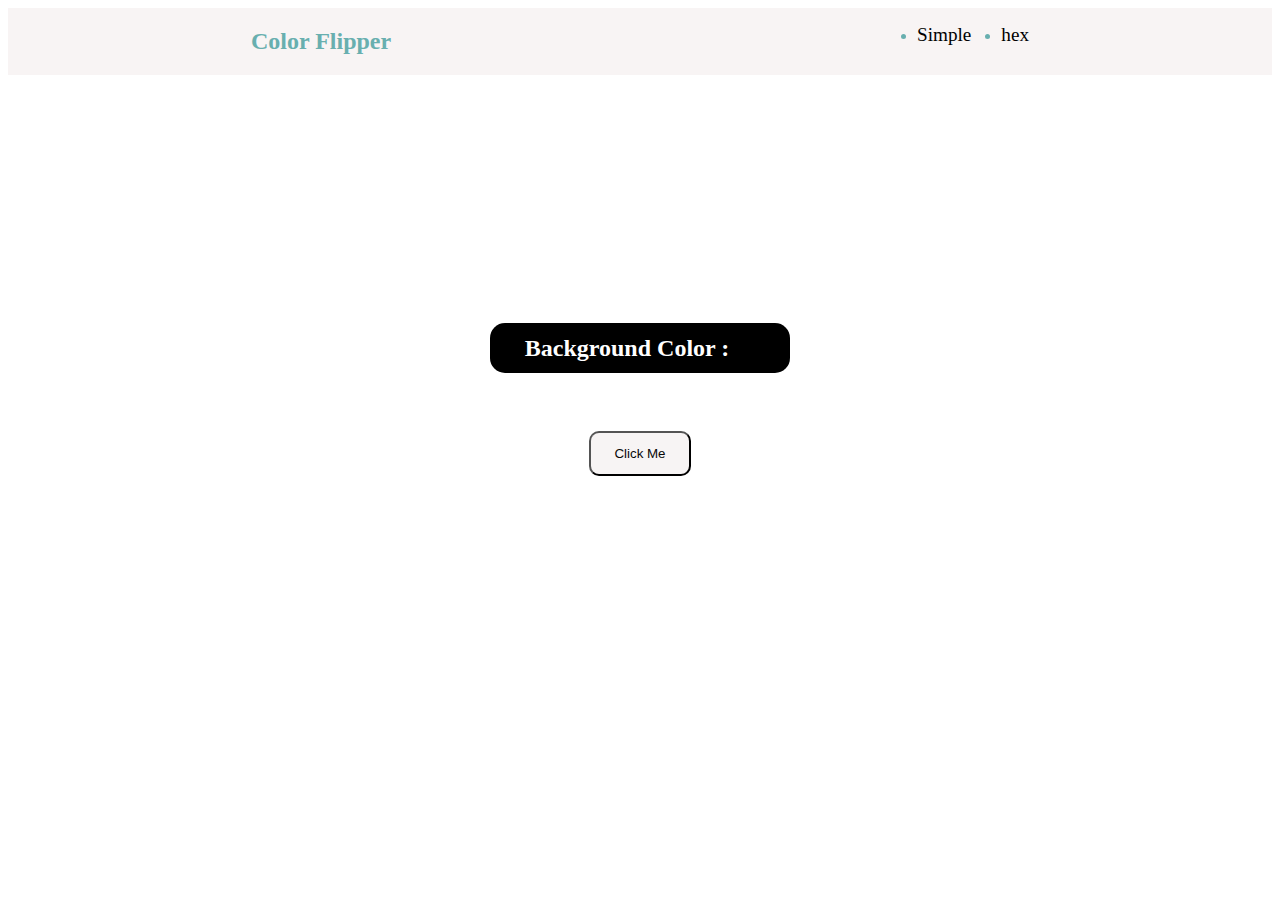
<file: 15teen project/color flipper/index.html>
<!DOCTYPE html>
<html lang="en">
<head>
    <meta charset="UTF-8">
    <meta name="viewport" content="width=device-width, initial-scale=1.0">
    <title>Document</title>
    <link rel="stylesheet" href="style.css">
</head>
<body>
    <nav>
        <div class="nav_bar">
            <h2>Color Flipper</h2>
            <ul>
                <li>
                    <a href="index.html">Simple</a>
                </li>
                <li>
                    <a href="#index.html">hex</a>
                </li>
            </ul>
        </div>
    </nav>
    <main>
        <div class="container">
            <h2>Background Color  :<span class="color"></span></h2>
            <button class="btn btn1">Click Me</button>
        </div>
    </main>
    
</body>
<script src="script.js"></script>
</html>
</file>
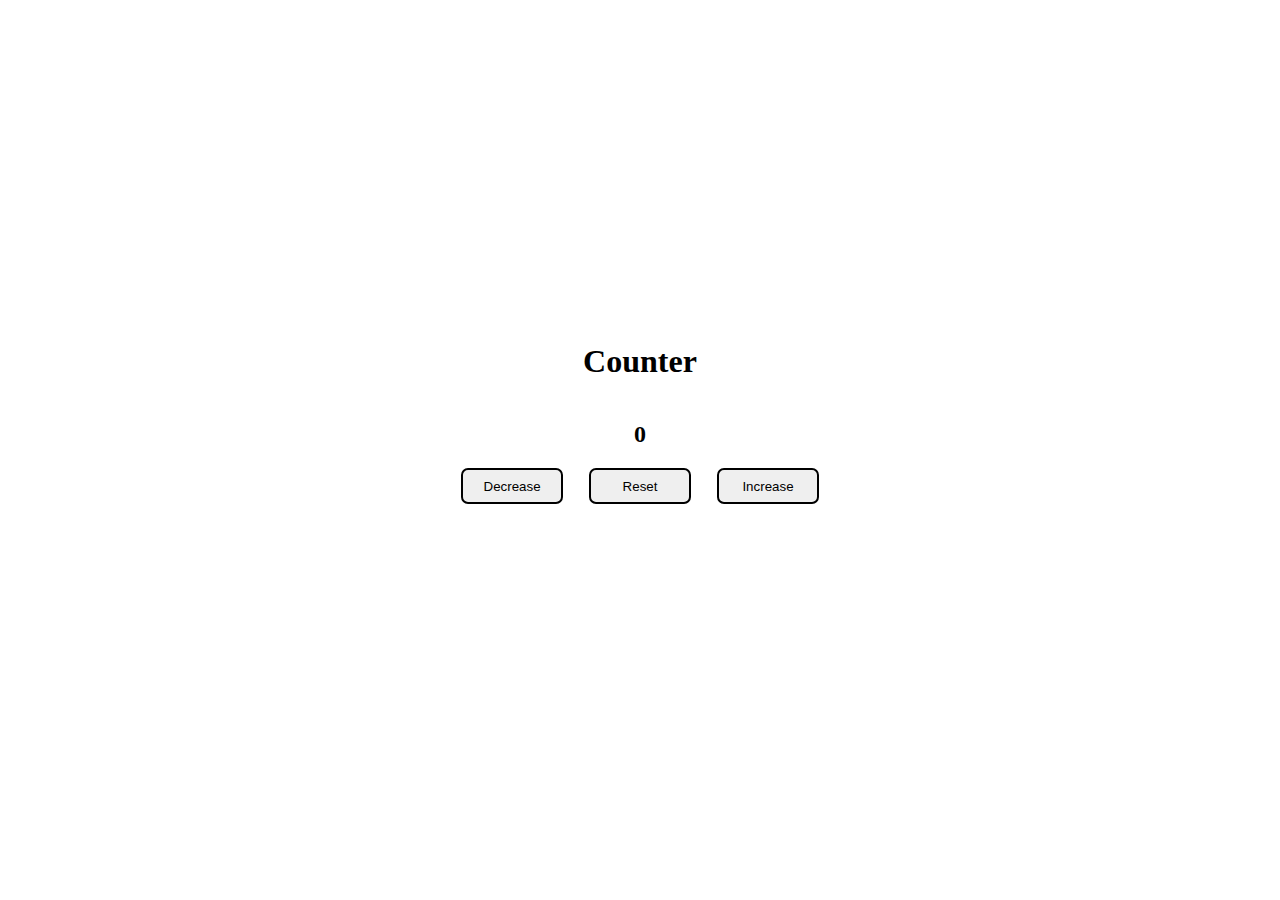
<file: 15teen project/counting numbers/index.html>
<!DOCTYPE html>
<html lang="en">
<head>
    <meta charset="UTF-8">
    <meta name="viewport" content="width=device-width, initial-scale=1.0">
    <title>Document</title>
    <link rel="stylesheet" href="style.css">
</head>
<body>
    <div class="main">
        <h1>Counter</h1>
        <h2></h2>
        <div class="buttons">
            <button>Decrease</button>
            <button>Reset</button>
            <button>Increase</button>
        </div>
    </div>
    
</body>
<script src="script.js"></script>
</html>
</file>
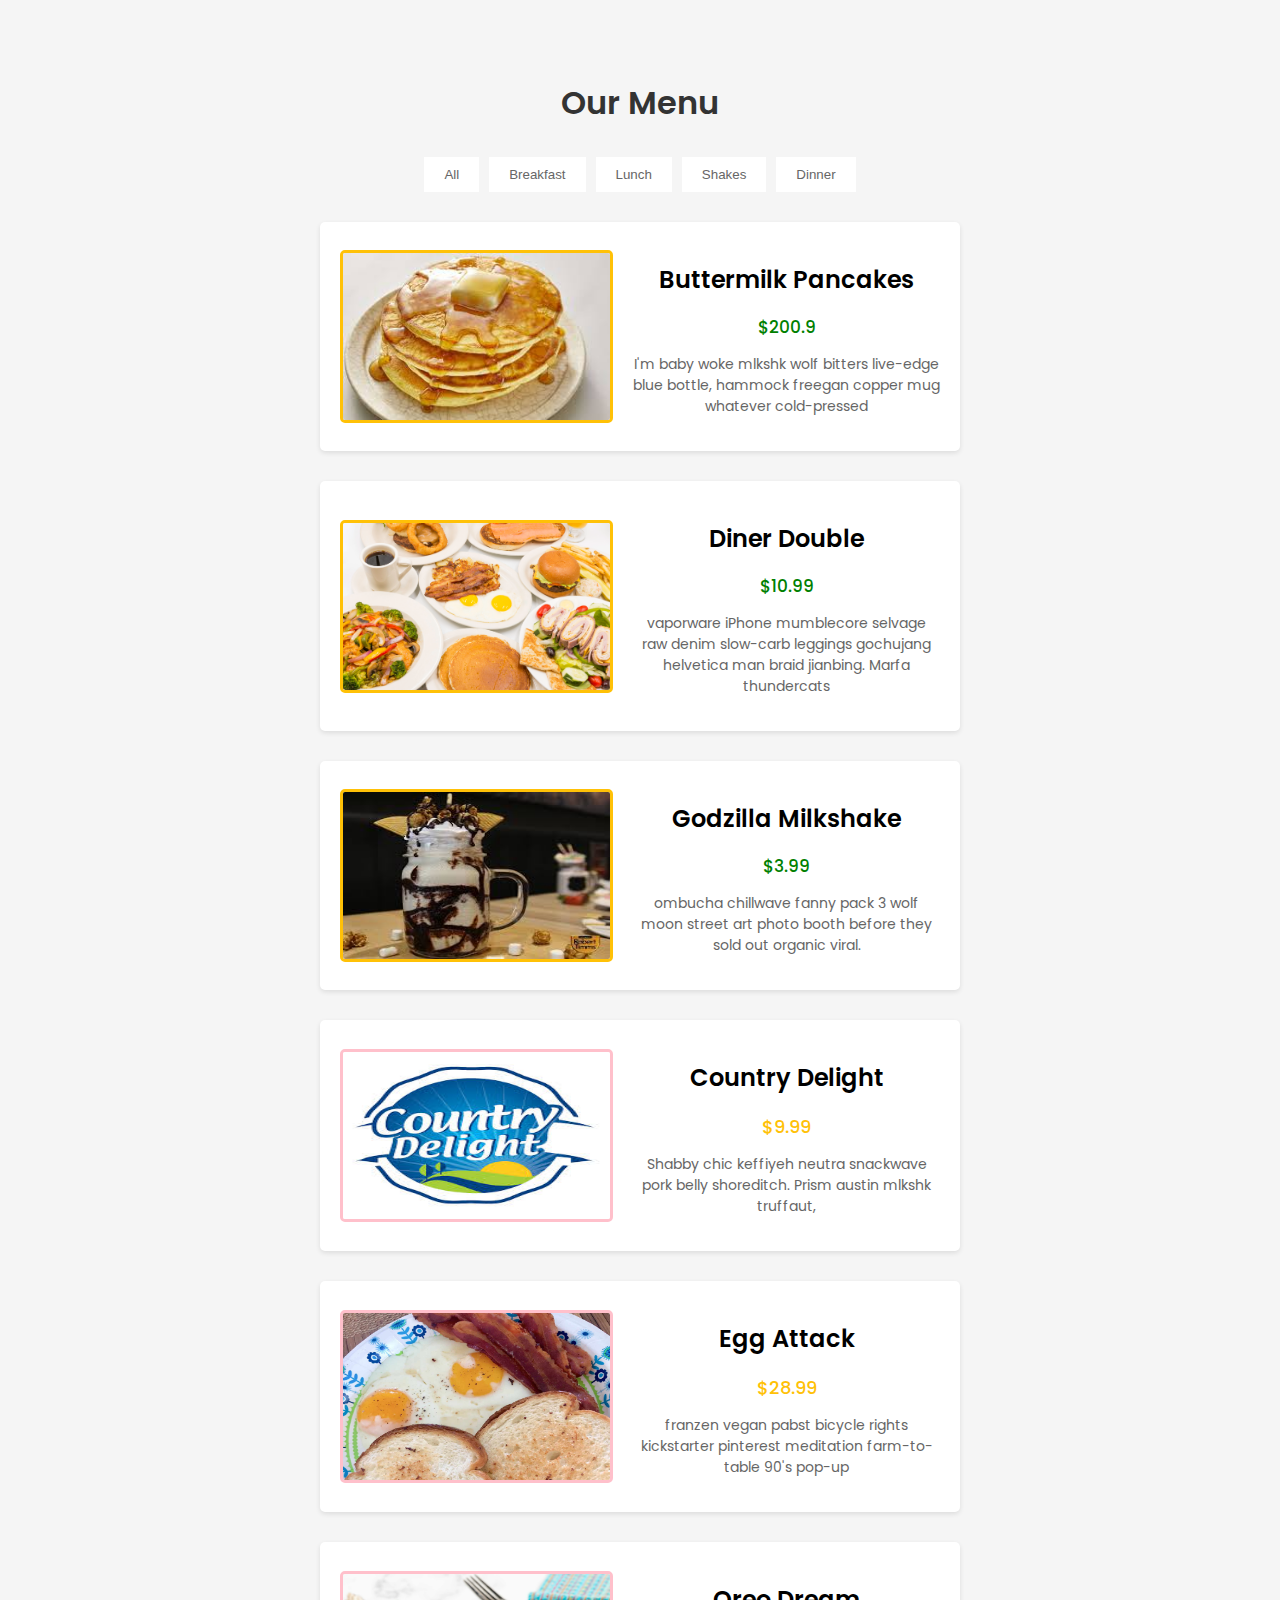
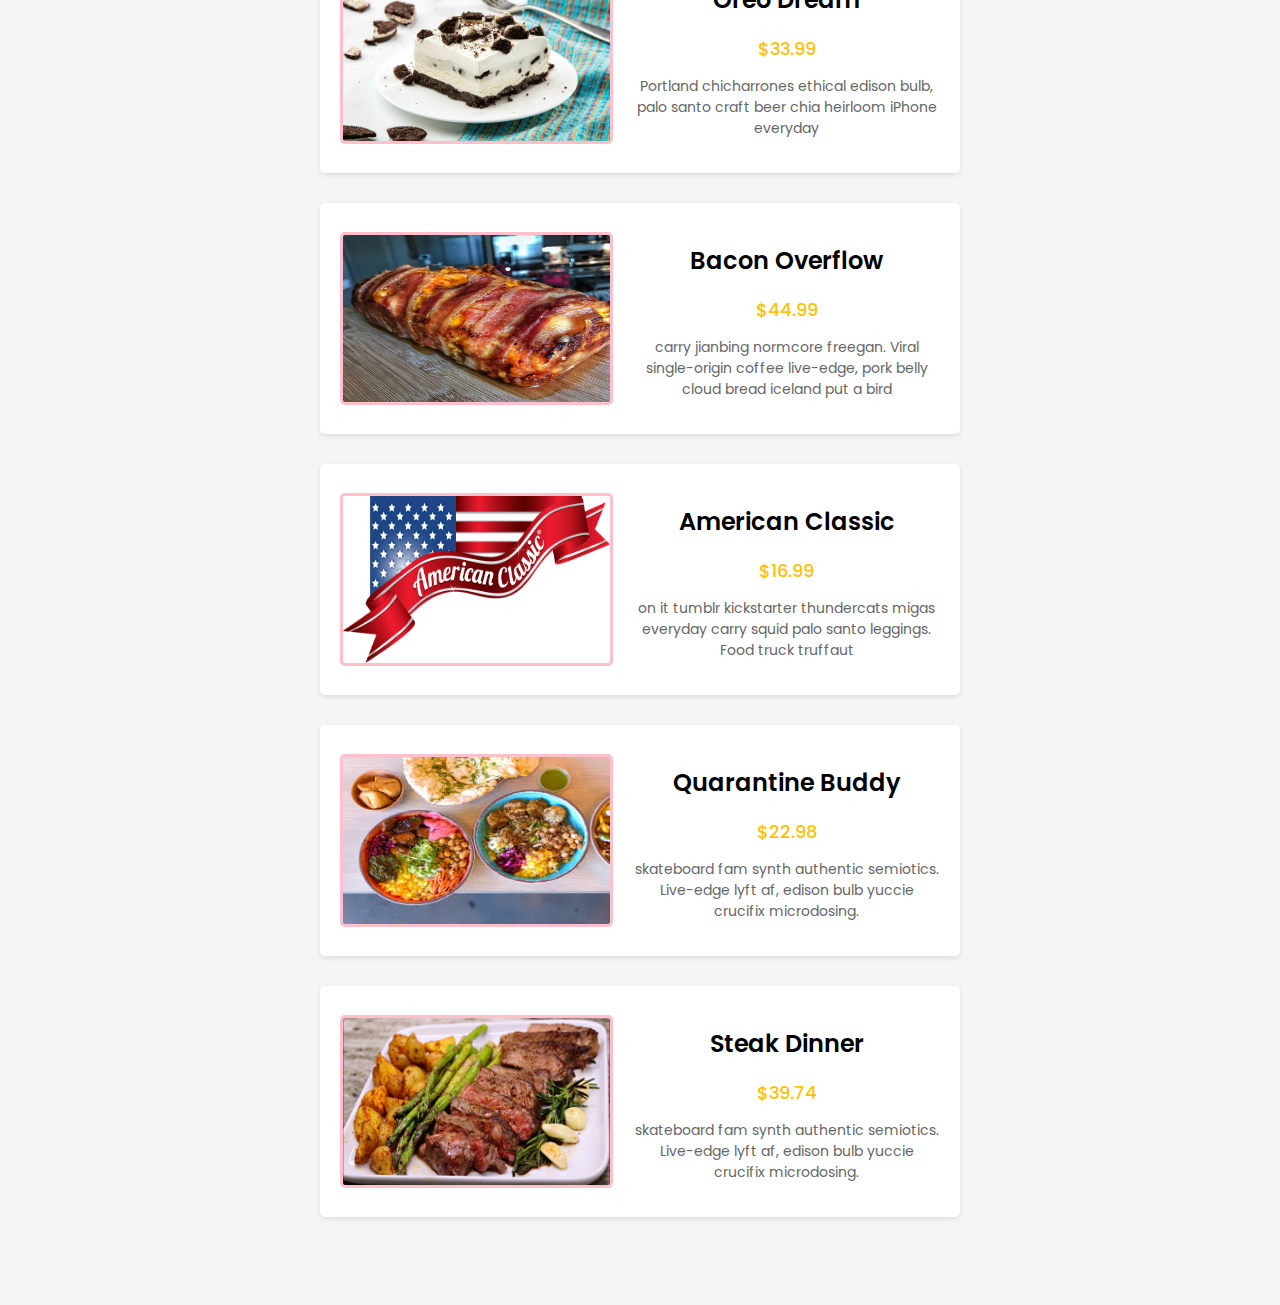
<file: 15teen project/Menu/index.html>
<!DOCTYPE html>
<html lang="en">
<head>
    <meta charset="UTF-8">
    <meta name="viewport" content="width=device-width, initial-scale=1.0">
    <title>Our Menu</title>
    <link rel="stylesheet" href="style.css">
    
</head>
<body>
    <h1>Our Menu</h1>
    <div class="menu-tabs">
        <button type="button" class="tab " id="allBtn">All</button>
        <button type="button" class="tab " id="breakfastBtn">Breakfast</button>
        <button type="button" class="tab" id="lunchBtn">Lunch</button>
        <button type="button" class="tab" id="shakesBtn">Shakes</button>
        <button type="button" class="tab" id="dinnerBtn">Dinner</button>
    </div>
    <div class="card menu-item" id="lunch">
        <img src="image/butter.jpg" alt="Buttermilk Pancakes">
        <div class="item-details">
            <h2>Buttermilk Pancakes</h2>
            <p class="price">$200.9</p>
            <p class="description">I'm baby woke mlkshk wolf bitters live-edge blue bottle, hammock freegan copper mug whatever cold-pressed</p>
        </div>
    </div>

    <div class="card menu-item" id="dinner">
        <img src="image/diner double.jpg" alt="Diner Double">
        <div class="item-details">
            <h2>Diner Double</h2>
            <p class="price">$10.99</p>
            <p class="description">vaporware iPhone mumblecore selvage raw denim slow-carb leggings gochujang helvetica man braid jianbing. Marfa thundercats</p>
        </div>
    </div>

    <div class="card menu-item" id="shakes">
        <img src="image/images.jpg" alt="Godzilla Milkshake">
        <div class="item-details">
            <h2>Godzilla Milkshake</h2>
            <p class="price">$3.99</p>
            <p class="description">ombucha chillwave fanny pack 3 wolf moon street art photo booth before they sold out organic viral.</p>
        </div>

    </div>
    <div class="card menu-card" id="breakfast">
        <img src="image/images (1).jpg" alt="Country Delight">
        <div class="card-content">
            <h2 class="dish-name">Country Delight</h2>
            <p class="dish-price">$9.99</p>
            <p class="dish-desc">Shabby chic keffiyeh neutra snackwave pork belly shoreditch. Prism austin mlkshk truffaut,</p>
        </div>
    </div>

    <div class="card menu-card" id="lunch">
        <img src="image/egg attck.jpg" alt="Egg Attack">
        <div class="card-content">
            <h2 class="dish-name">Egg Attack</h2>
            <p class="dish-price">$28.99</p>
            <p class="dish-desc">franzen vegan pabst bicycle rights kickstarter pinterest meditation farm-to-table 90's pop-up</p>
        </div>
    </div>

    <div class="card menu-card" id="shakes">
        <img src="image/Oreo__Dream_Bars_image.webp" alt="Oreo Dream">
        <div class="card-content">
            <h2 class="dish-name">Oreo Dream</h2>
            <p class="dish-price">$33.99</p>
            <p class="dish-desc">Portland chicharrones ethical edison bulb, palo santo craft beer chia heirloom iPhone everyday</p>
        </div>
    </div>
    <div class="card menu-card" id="breakfast">
        <img src="image/IMG_9116-735x735.jpg" alt="Bacon Overflow">
        <div class="card-content">
            <h2 class="dish-name">Bacon Overflow</h2>
            <p class="dish-price">$44.99</p>
            <p class="dish-desc">carry jianbing normcore freegan. Viral single-origin coffee live-edge, pork belly cloud bread iceland put a bird</p>
        </div>
    </div>
    <div class="card menu-card" id="lunch">
        <img src="image/61a94a2718895b49f057e21d_flag.png" alt="American Classic">
        <div class="card-content">
            <h2 class="dish-name">American Classic</h2>
            <p class="dish-price">$16.99</p>
            <p class="dish-desc">on it tumblr kickstarter thundercats migas everyday carry squid palo santo leggings. Food truck truffaut</p>
        </div>
    </div>
    <div class="card menu-card" id="shakes">
        <img src="image/images (2).jpg" alt="Quarantine Buddy">
        <div class="card-content">
            <h2 class="dish-name">Quarantine Buddy</h2>
            <p class="dish-price">$22.98</p>
            <p class="dish-desc">skateboard fam synth authentic semiotics. Live-edge lyft af, edison bulb yuccie crucifix microdosing.</p>
        </div>
    </div>
    <div class="card menu-card" id="dinner">
        <img src="image/maxresdefault.jpg" alt="Steak Dinner">
        <div class="card-content">
            <h2 class="dish-name">Steak Dinner</h2>
            <p class="dish-price">$39.74</p>
            <p class="dish-desc">skateboard fam synth authentic semiotics. Live-edge lyft af, edison bulb yuccie crucifix microdosing.</p>
        </div>
    </div>
    <script src="script.js"></script>
</body>
</html>
</file>
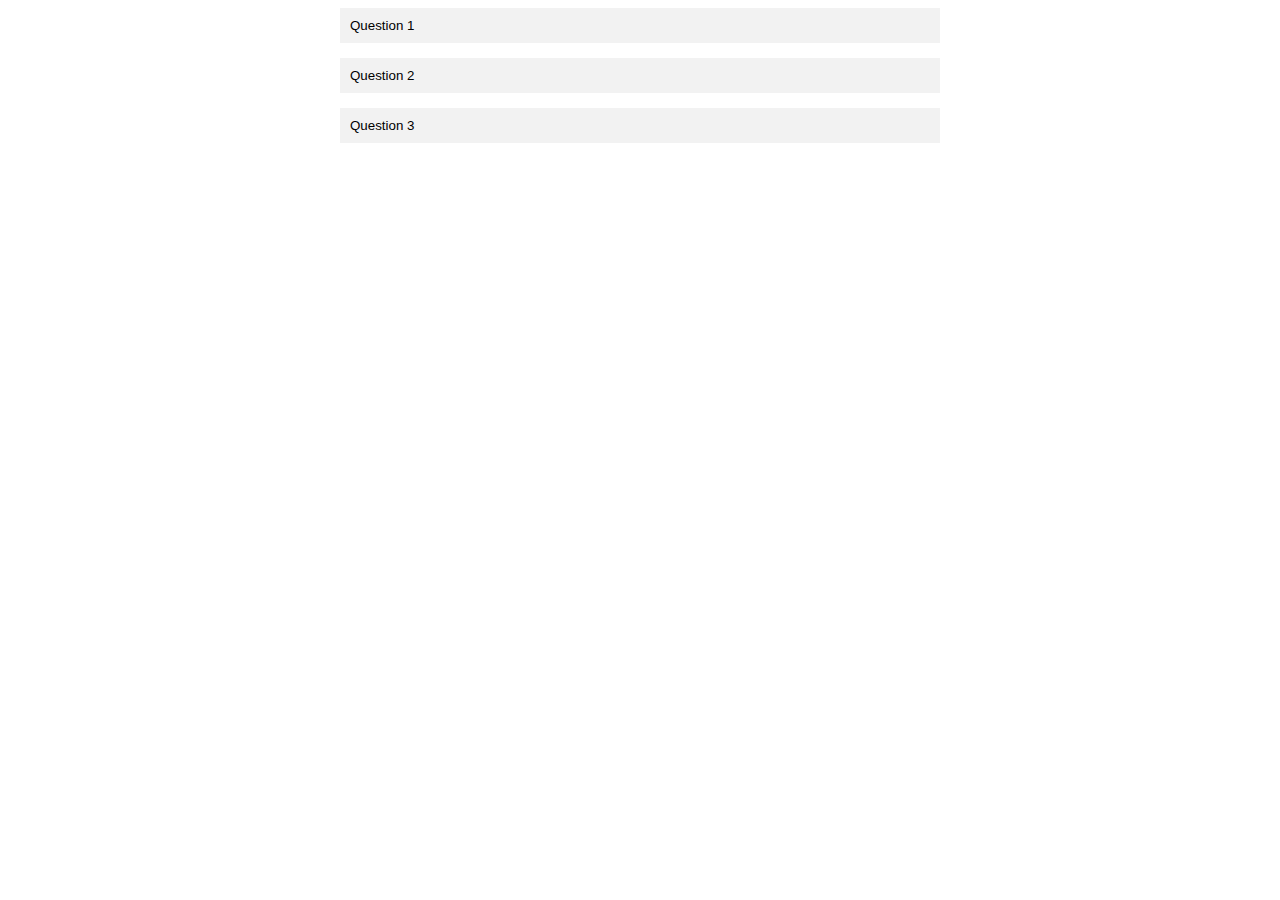
<file: 15teen project/question/index.html>
<!DOCTYPE html>
<html lang="en">
<head>
  <meta charset="UTF-8">
  <meta name="viewport" content="width=device-width, initial-scale=1.0">
  <title>FAQ</title>
  <link rel="stylesheet" href="style.css">
</head>
<body>

<div class="faq">
  <div class="question">
    <button class="toggle-btn">Question 1</button>
    <div class="answer">
      <p>Answer to Question 1 goes here.</p>
    </div>
  </div>
  <div class="question">
    <button class="toggle-btn">Question 2</button>
    <div class="answer">
      <p>Answer to Question 2 goes here.</p>
    </div>
  </div>
  <div class="question">
    <button class="toggle-btn">Question 3</button>
    <div class="answer">
      <p>Answer to Question 3 goes here.</p>
    </div>
  </div>
</div>

<script src="script.js"></script>
</body>
</html>
</file>
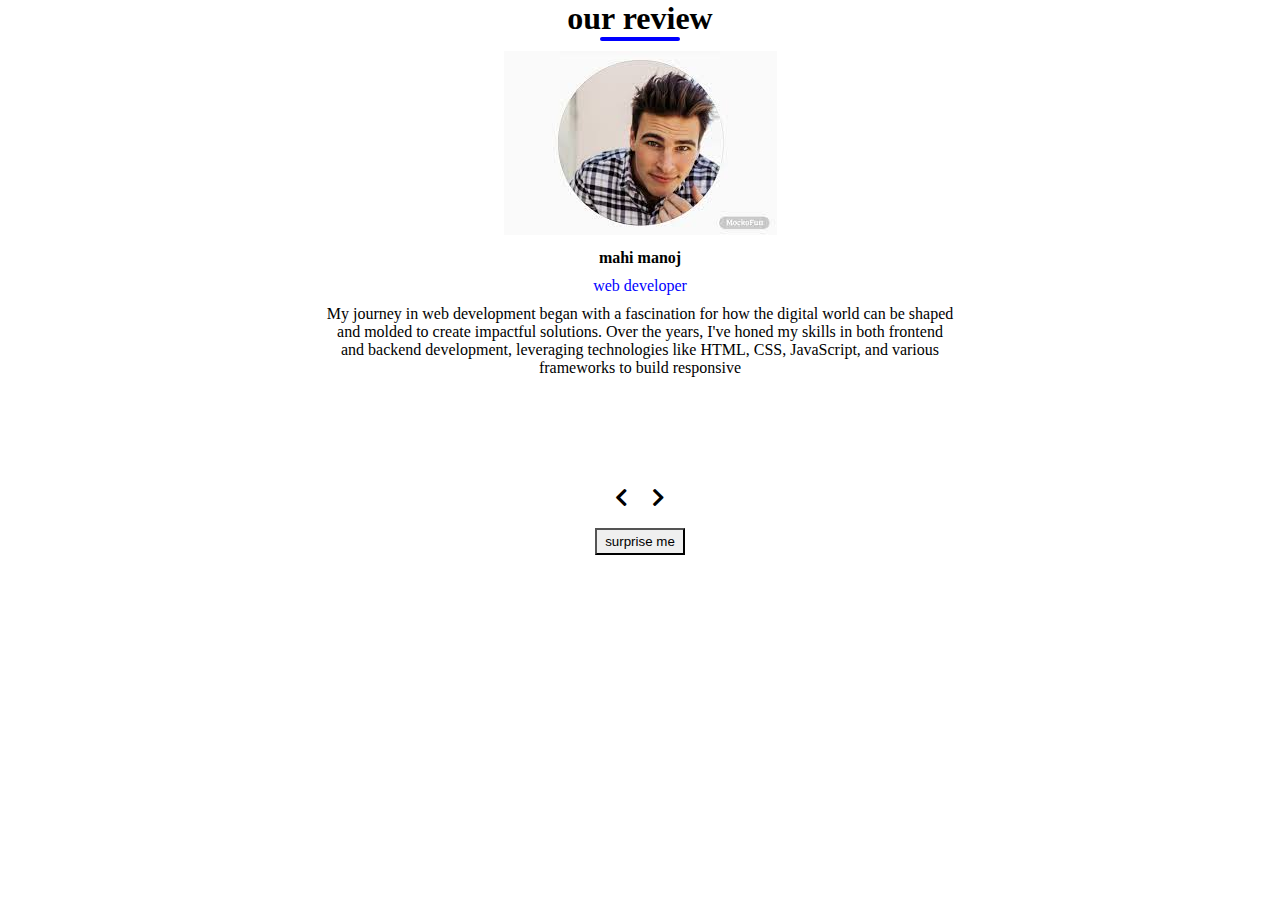
<file: 15teen project/review/index.html>
<!DOCTYPE html>
<html lang="en">
<head>
    <meta charset="UTF-8">
    <meta name="viewport" content="width=device-width, initial-scale=1.0">
    <title>Our review</title>
    <link
      rel="stylesheet"
      href="https://cdnjs.cloudflare.com/ajax/libs/font-awesome/5.14.0/css/all.min.css"
    />
    <link rel="stylesheet" href="style.css">
    <script defer src="script.js"></script>
</head>
<body>
    <h2>our review</h2>
    <div id="underline"></div>
    <div class="main">
        <div class="image" >
            <img src="download.jpeg" id="person" alt="">
        </div>
        <h4 id="author">Ansh Gupta</h4>
        <p id="job">HTML TO DSA</p>
        <p id="info">Lorem ipsum dolor sit amet consectetur adipisicing elit. Cum vitae, ad distinctio, hic quos beatae fugiat aperiam quam culpa eaque quasi sit aliquid libero ipsa dolorum repellat? Nam, iusto natus.</p>
    
        <div class="button-container">
            <button class="prev-btn">
            <i class="fas fa-chevron-left"></i>
            </button>
            <button class="next-btn">
                <i class="fas fa-chevron-right"></i>
            </button>
            </div>
            <button class="random-btn">surprise me</button>
    </div>
</body>
</html>
</file>
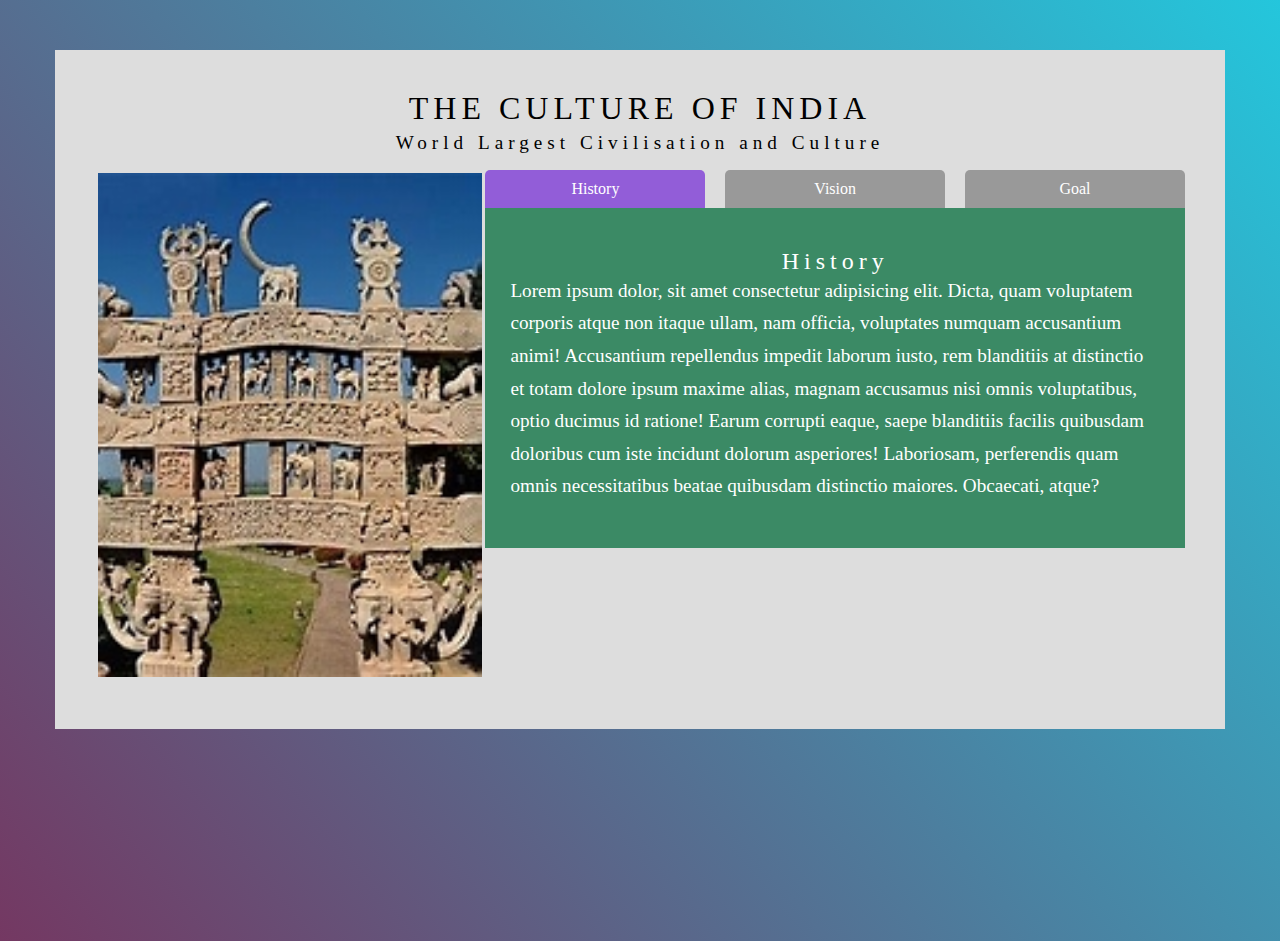
<file: 15teen project/tab project/index.html>
<!DOCTYPE html>
<html lang="en">

<head>
    <meta charset="utf-8">
    <meta http-equiv="X-UA-Compatible" content="IE=edge">
    <meta name="viewport" content="width=device-width, initial-scale=1">
    <title>tab</title>
    <link rel="stylesheet" href="style.css">

</head>

<body>

    <div class="container">

        <h1>THE CULTURE OF INDIA</h1>
        <p class="subtitle">World Largest Civilisation and Culture</p>



        <div class="two_part">

            <div class="tab-wrapper">

                <ul class="tab-list">
                    <li class="tab-item active" data-tab="1">History</li>
                    <li class="tab-item" data-tab="2">Vision</li>
                    <li class="tab-item" data-tab="3">Goal</li>
                </ul>

                <div class="tab-panel active" data-tab="1">
                    <h2>History</h2>
                    <p>Lorem ipsum dolor, sit amet consectetur adipisicing elit. Dicta, quam voluptatem corporis atque non itaque ullam, nam officia, voluptates numquam accusantium animi! Accusantium repellendus impedit laborum iusto, rem blanditiis at distinctio et totam dolore ipsum maxime alias, magnam accusamus nisi omnis voluptatibus, optio ducimus id ratione! Earum corrupti eaque, saepe blanditiis facilis quibusdam doloribus cum iste incidunt dolorum asperiores! Laboriosam, perferendis quam omnis necessitatibus beatae quibusdam distinctio maiores. Obcaecati, atque?
                    </p>
                </div>

                <div class="tab-panel" data-tab="2">
                    <h2>Vision</h2>
                    <p>Lorem ipsum dolor sit amet consectetur adipisicing elit. Officia, cum modi? Necessitatibus repellat commodi quia eum, facere quidem numquam vitae neque labore. Distinctio earum quidem rerum cupiditate. Nisi ratione voluptas nihil culpa maiores, vero laboriosam ab excepturi nobis nam in impedit dicta! Eligendi veniam rerum repudiandae praesentium reiciendis doloremque, harum vitae tempora id quisquam totam numquam dolorum explicabo, fugiat iste? Eaque modi magni asperiores nulla pariatur exercitationem eos tempore assumenda.
                    </p>
                </div>

                <div class="tab-panel" data-tab="3">
                    <h2>Goals</h2>
                    <p>Lorem ipsum dolor sit amet consectetur adipisicing elit. Aut molestias tempore suscipit amet excepturi quae, dolorem dicta illum minus vel dolore eius ipsam? Eos quas illo voluptatem molestiae expedita iusto soluta maxime totam dolor inventore tenetur, error nemo sapiente! Dolorum accusamus, distinctio voluptatem, dolor natus deserunt ea qui ipsum consequuntur at ut illo eligendi facere quo reprehenderit mollitia facilis repellat vero repudiandae necessitatibus quis delectus nisi velit. Magnam, vitae hic?
                    </p>
                </div>

            </div>
            <div class="img">
                <img src="photo.jpeg" alt="" class="pic">
                <!-- <h1>this section for imge</h1> -->
            </div>
        </div>




    </div>


    <script src="script.js"></script>

</body>

</html>
</file>
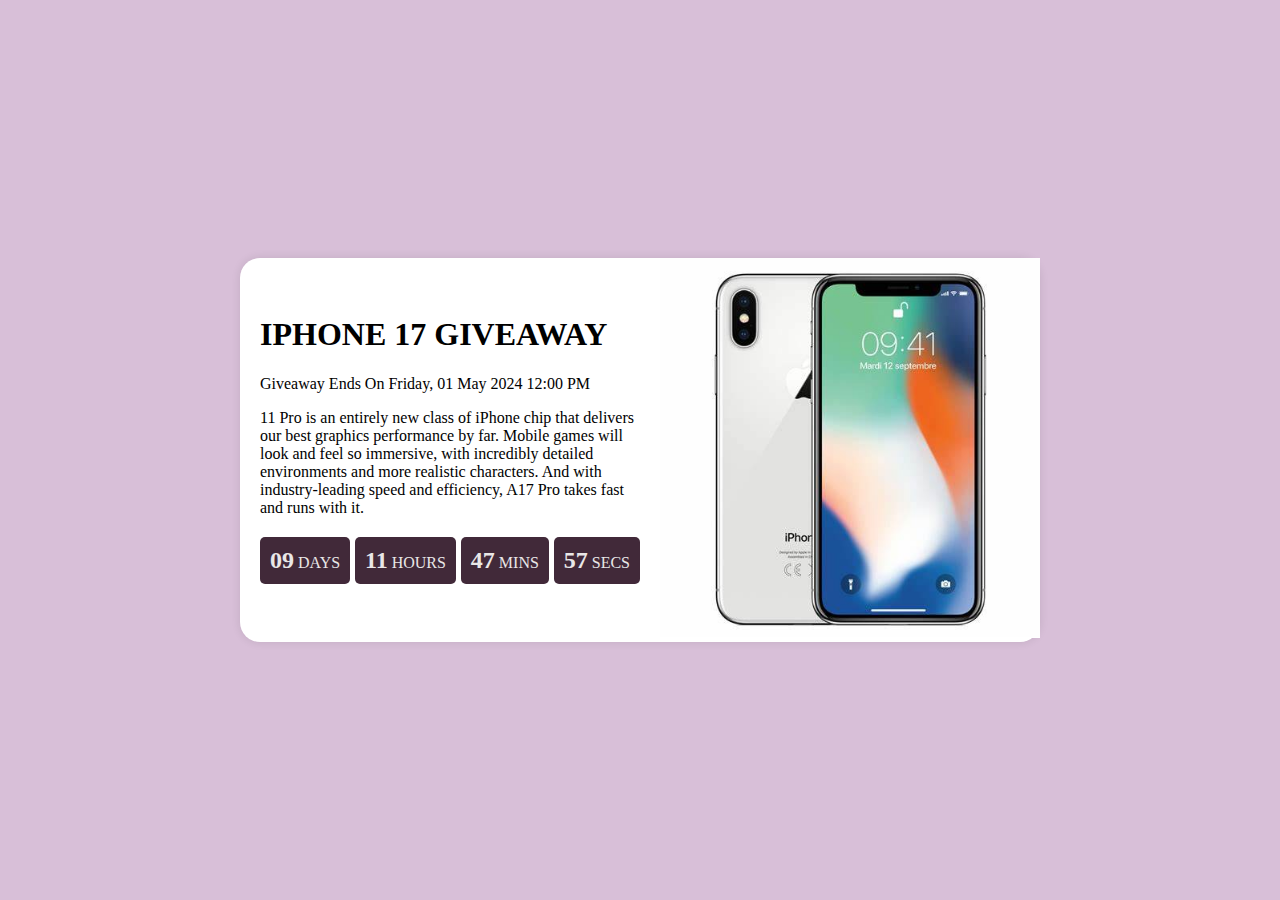
<file: 15teen project/timer/index.html>
<!DOCTYPE html>
<html lang="en">

<head>
    <meta charset="UTF-8">
    <meta name="viewport" content="width=device-width, initial-scale=1.0">
    <title>iPhone Giveaway</title>
    <link rel="stylesheet" href="style.css">
    <script src="script.js" defer ></script>
</head>

<body>
    <div class="container">
        <div class="image">
            <img src="OIP.jpeg" alt="iPhone" title="IPHONE17 Pro Max">
        </div>
        <div class="content">
            <h1> IPHONE 17 GIVEAWAY</h1>
            <p>Giveaway Ends On Friday, 01 May 2024 12:00 PM</p>
            <p>
                11 Pro is an entirely new class of iPhone chip that delivers our best graphics performance by far. Mobile games will look and feel so immersive, with incredibly detailed environments and more realistic characters. And with industry-leading speed and efficiency, A17 Pro takes fast and runs with it.
            </p>
            <div class="timer">
                <div class="timer-item">
                    <span id="days">09</span>
                    <span>DAYS</span>
                </div>
                <div class="timer-item">
                    <span id="hours">11</span>
                    <span>HOURS</span>
                </div>
                <div class="timer-item">
                    <span id="mins">47</span>
                    <span>MINS</span>
                </div>
                <div class="timer-item">
                    <span id="secs">57</span>
                    <span>SECS</span>
                </div>
            </div>
        </div>
    </div>

   
</body>

</html>
</file>
<file: 15teen project/color flipper/style.css>
.nav_bar{
    display: flex;
    background-color: rgb(248, 244, 244);
    justify-content: space-around;
    color: rgb(104, 175, 175);
    
}
main{
    display: flex;
    justify-content: center;
    align-items: center;
    height: 70vh;
}
ul{
    display: flex;
    gap: 30px;
}
li a{
    color: black;
    text-decoration: none;
    font-size: larger;
}
.container h2{
    background-color: black;
    color: white;
    padding: 5% 15% 5% 15%;
    width: 18vw;
    border-radius: 15px;
}
.container{
    display: flex;
    flex-direction: column;
    gap: 3vw;
    align-items: center;
}
button{
    background-color: rgb(247, 244, 244);
    color: rgb(8, 8, 8);
    height: 5vh;
    width: 8vw;
    border-radius: 10px;

}
:hover button{
    cursor: pointer;
}
</file>
<file: 15teen project/counting numbers/style.css>
.main{
    display: flex;
    flex-direction: column;
    align-items: center;
    justify-content: center;
    width: 15vw;
    height: 90vh;
}
body{
    
    display: flex;
    align-items: center;
    justify-content: center;
}
.buttons{
    display: flex;
    gap: 2vw;
}

button{
    border: 2px solid black;
    height: 4vh;
    width: 8vw;
    border-radius: 7px;
}
button:hover{
    background-color: black;
    color: white;
    cursor: pointer;
}
</file>
<file: 15teen project/Menu/style.css>
@import url('https://fonts.googleapis.com/css2?family=Poppins:wght@400;500;600&display=swap');

body {
    font-family: 'Poppins', sans-serif;
    text-align: center;
    background-color: #f5f5f5;
    padding: 50px;
}

h1 {
    color: #333;
    font-weight: 600;
    margin-bottom: 30px;
}

.menu-tabs {
    display: flex;
    justify-content: center;
    margin-bottom: 30px;
}

.tab {
    border: none;
    background-color: #fff;
    color: #666;
    padding: 10px 20px;
    margin: 0 5px;
    /* border-radius: 20px; */
    cursor: pointer;
    font-weight: 500;
    /* transition: background-color 0.3s ease; */
}

.tab.active {
    background-color: #fff;
    color: #666;
}

.tab:hover {
    background-color: #ffc107;
}

.menu-item {
    display: flex;
    align-items: center;
    text-align: center;
    margin: 0 auto; 
    margin-bottom: 30px;
    background-color: #fff;
    padding: 20px;
    border-radius: 5px;
    box-shadow: 0 2px 5px rgba(0, 0, 0, 0.1);
    min-width: 600px;
    max-width: 200px;
}


.menu-item img {
    width: 267px;
    height: 167px;
    margin-right: 20px;
    border: 3px solid #ffc107;
    border-radius: 5px;
}

.item-details {
    flex: 1;
}

.item-details h2 {
    font-size: 24px;
    font-weight: 600;
    margin-bottom: 10px;
}

.price {
    font-size: 17px;
    font-weight: 500;
    color: green;
    margin-bottom: 10px;
}

.description {
    font-size: 14px;
    color: #666;
}



.menu-card {
    display: flex;
    align-items: center;
    text-align: center;
    margin: 0 auto; 
    margin-bottom: 30px;
    background-color: #fff;
    padding: 20px;
    border-radius: 5px;
    box-shadow: 0 2px 5px rgba(0, 0, 0, 0.1);
    min-width: 600px;
    max-width: 200px;
}

.menu-card img {
    width: 267px;
    height: 167px;
    margin-right: 20px;
    border: 3px solid pink;
    border-radius: 5px;
}

.card-content {
    flex: 1;
}

.dish-name {
    font-size: 24px;
    font-weight: 600;
    margin-bottom: 10px;
}

.dish-price {
    font-size: 18px;
    font-weight: 500;
    color: #ffc107;
    margin-bottom: 10px;
}

.dish-desc {
    font-size: 14px;
    color: #666;
}
</file>
<file: 15teen project/question/style.css>
.faq {
    max-width: 600px;
    margin: 0 auto;
  }
  
  .question {
    margin-bottom: 15px;
  }
  
  .toggle-btn {
    background-color: #f2f2f2;
    border: none;
    outline: none;
    cursor: pointer;
    padding: 10px;
    width: 100%;
    text-align: left;
  }
  
  .answer {
    display: none;
    padding: 10px;
  }
  
  .answer p {
    margin: 0;
  }
</file>
<file: 15teen project/review/style.css>
* {
    padding: 0;
    margin: 0;
    box-sizing: border-box;
  }
  
  body {
    text-align: center;
  }
  
  h2 {
    text-align: center;
    font-size: 2rem;
  }
  
  #underline {
    background-color: blue;
    border-radius: 20px;
    height: 0.25rem;
    width: 5rem;
    margin: 0 auto; 
  }
  
  .image {
    text-align: center;
    margin-top: 10px;
  }


  #info{
    height: 20vh;
    width: 70vh;
  }
  

  #job{
    color: blue;
  }
  #author,
  #job,
  #info {
    text-align: center;
    max-width: 100%; 
    display: flex;
    justify-content: center;
    margin: 0 auto; /*Center align the container
}

/* .button-container { */
    /* flex-wrap: wrap; Enable wrapping for smaller screens */
    margin-top: 10px;
  }
  
  .prev-btn,
  .next-btn {
    font-size: 1.25rem;
    background: transparent;
    border-color: transparent;
    margin: 0 0.5rem;
    cursor: pointer;
  }
  
  .random-btn {
    display: flex;
    justify-content: center;
    align-items: center;
    margin: 1rem auto; 
    padding: 0.25rem 0.5rem;
    border-color: black;
    cursor: pointer;
  }
  
  .random-btn:hover {
    background: blue;
    color: white;
  }
  
  @media only screen and (max-width: 768px) {
    #info {
      width: 90%; 
    }
  
    .random-btn {
      margin: 1rem 0; 
    }
  }
  
  @media only screen and (max-width: 480px) {
    h2 {
      font-size: 1.5rem; 
    }
  
    #underline {
      width: 3rem; 
    }
  
    .button-container {
      flex-direction: column;  
    }
  }
</file>
<file: 15teen project/tab project/style.css>
* {
    margin: 0;
    padding: 0;
    box-sizing: border-box;
    font-family: 'Times New Roman', Times, serif;
}

body {
    background: linear-gradient(50deg, #743862, #24C6DC);
    min-height: 99vh;
}

h1,
h2,
.subtitle {
    font-weight: 400;
    letter-spacing: 5px;
    text-align: center;
}

p {
    line-height: 1.7em;
    margin-bottom: 10px;
    font-size: larger;
}

.container {
    margin: 50px auto;
    width: 1170px;
    box-sizing: border-box;
    background: #ddd;
    padding: 40px;
}

.two_part {
    display: flex;
    justify-content: space-between;
    flex-direction: row-reverse;
}

.tab-list {
    margin: 0 auto;
    padding: 0;
    list-style: none;
    display: flex;
    justify-content: space-between;
}

.tab-item {
    display: inline-block;
    background: #999;
    color: #fff;
    padding: 10px 20px;
    border-radius: 5px 5px 0 0;
    cursor: pointer;
    width: 220px;
    text-align: center;
}


.tab-item:hover {
    background: #375ca0;
}

.tab-item.active {
    background: #925dd8;
}

.tab-panel {
    background: #3b8a65;
    color: #fff;
    padding: 40px 25px 35px;
    display: none;
}

.tab-panel.active {
    display: block;
}

.img {

    width: 140vw;
    margin: .2rem;
    height: 57vh;
}

.pic {
    width: 30vw;
    height: 56vh;
}
</file>
<file: 15teen project/timer/style.css>
body {
  font-family: cursive;
  margin: 0;
  padding: 0;
  background-color: thistle;
  height: 100vh;
  display: flex;
  justify-content: center;
  align-items: center;
}

.container {
  max-width: 800px;
  margin: 50px auto;
  display: flex;
  justify-content: center;
  align-items: center;
  background-color: #fff;
  box-shadow: 0 0 10px rgba(0, 0, 0, 0.1);
  border-radius: 20px;
  flex-direction: row-reverse;
}

.image {
  flex: 1;
}

.image img {
  width: 100%;
  height: auto;
}

.image img:hover{
  cursor: pointer;
}

.content {
  flex: 1;
  padding: 20px;
}

h1 {
  margin-top: 0;
}

.timer {
  display: flex;
  justify-content: space-between;
  margin-top: 20px;
}

.timer-item {
  text-align: center;
  background-color: #412939;
  color: #e9e7e7;
  padding: 10px;
  border-radius: 5px;
}

.timer-item span:first-child {
  font-size: 24px;
  font-weight: bold;
}
</file>
